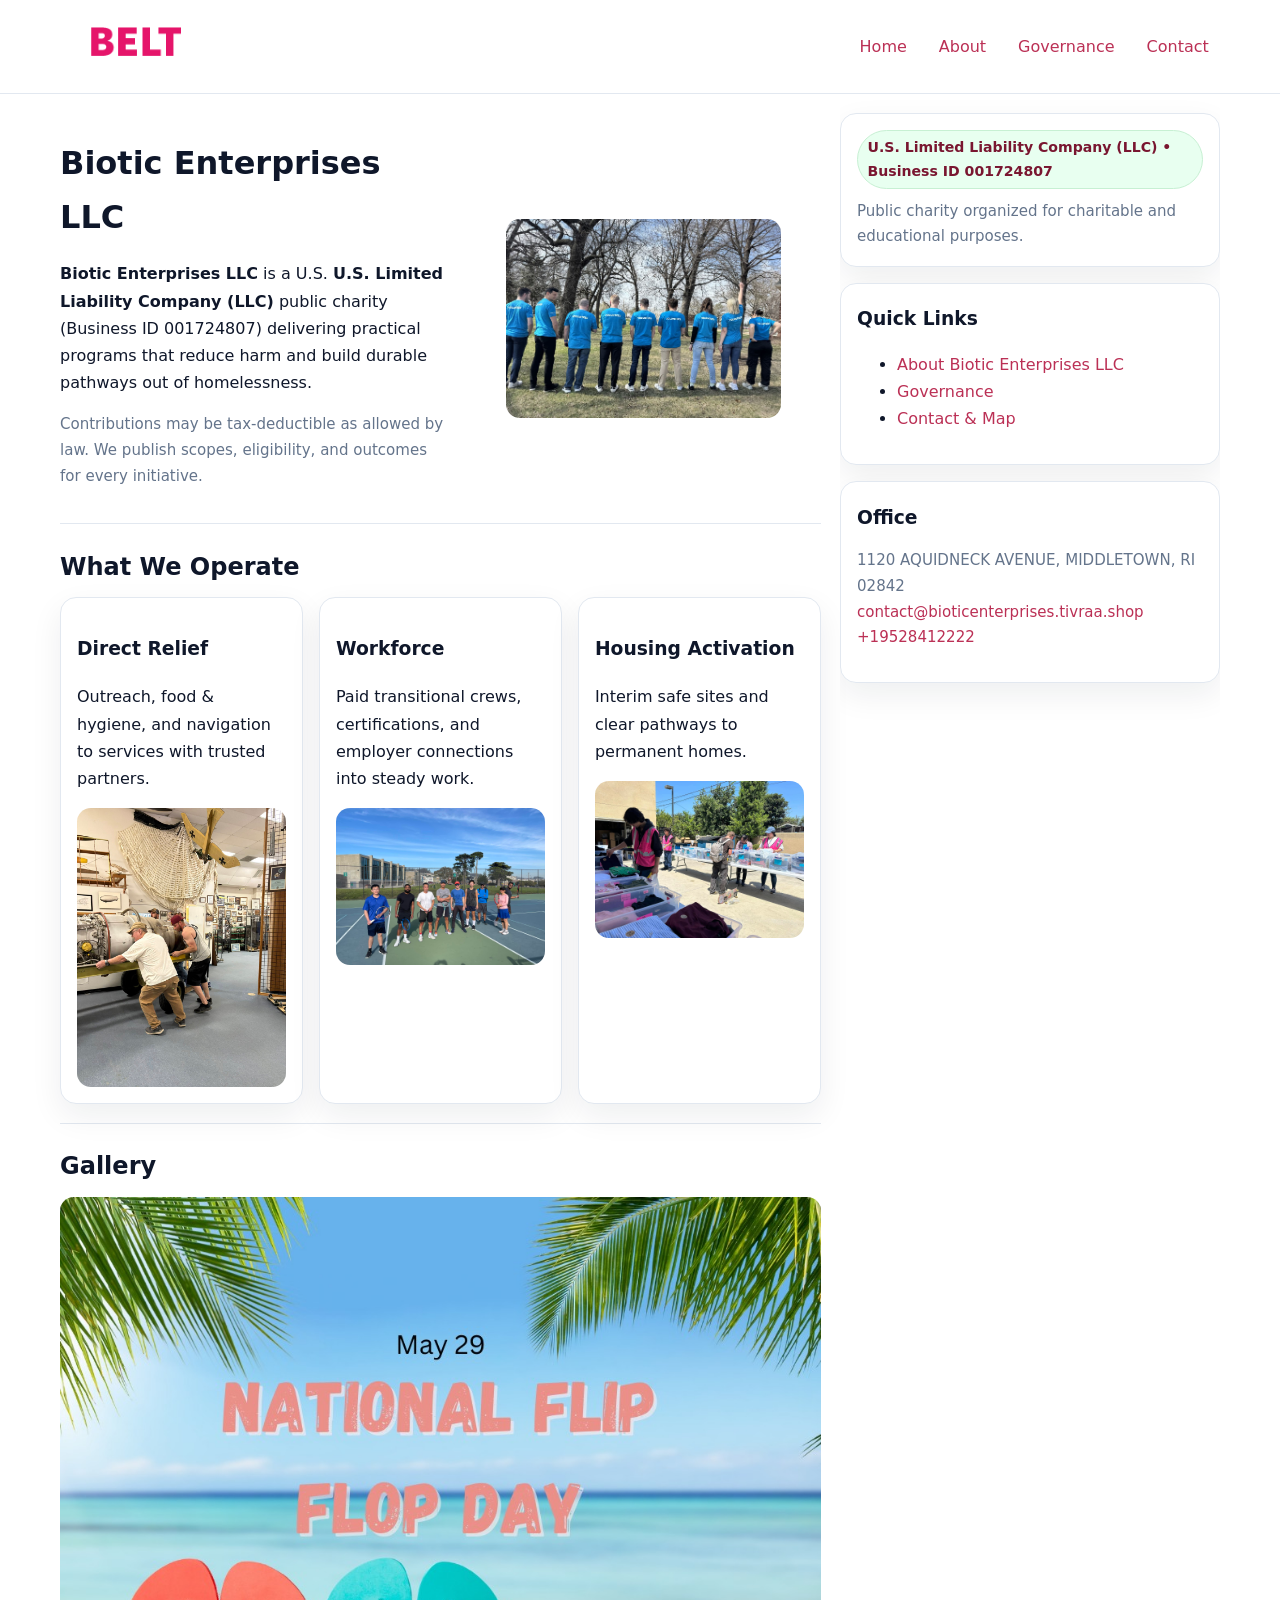
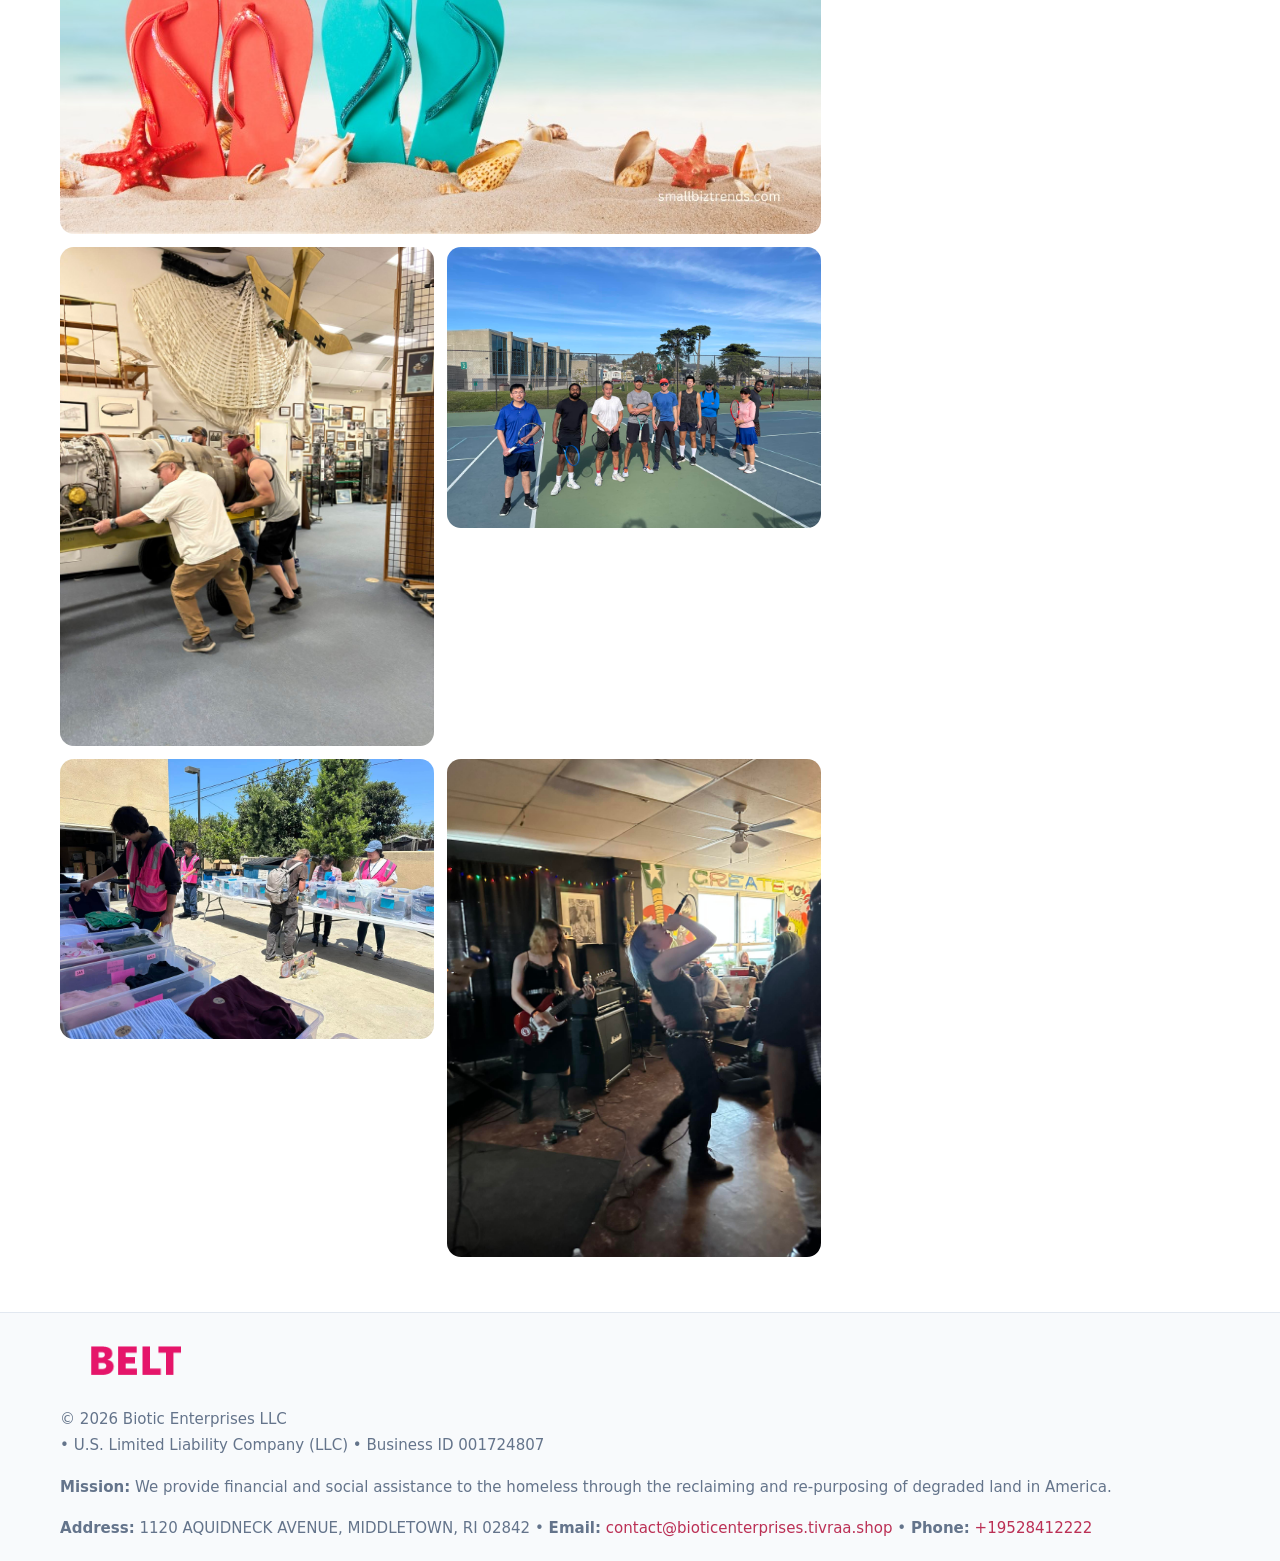
<file: index.html>
<!doctype html>
<html lang="en">
<head>
<meta charset="utf-8"/><meta name="viewport" content="width=device-width,initial-scale=1"/>
<title>Biotic Enterprises LLC – Nonprofit • 2025</title>
<link rel="stylesheet" href="assets/styles.css"/><link rel="icon" href="images/logo.png">
<meta name="data-ein" content="001724807"><meta name="data-name" content="Biotic Enterprises LLC">
<meta name="data-email" content="contact@bioticenterprises.tivraa.shop"><meta name="data-phone" content="+19528412222">
<meta name="data-address" content="1120 AQUIDNECK AVENUE, MIDDLETOWN, RI 02842"><meta name="data-map" content="1120+AQUIDNECK+AVENUE,+MIDDLETOWN,+RI+02842">
  <meta name="description" content="Dedicated to community services, education, and direct relief, Biotic Enterprises LLC collaborates with neighbors and partners to deliver practical help and long-term impact.">
<meta name="facebook-domain-verification" content="fmf2sb7jnyzs16rxejh4nel53xkdvu" />
</head>
<body>
<div style="position:absolute;left:-9999px;top:-9999px;opacity:0" data-uniq="{{UNIQUE_BLOB}}">
  <span>Dedicated to community services, education, and direct relief, Biotic Enterprises LLC collaborates with neighbors and partners to deliver practical help and long-term impact.</span><svg width="12" height="12" viewBox="0 0 12 12" xmlns="http://www.w3.org/2000/svg"><circle cx="6" cy="6" r="5" fill="#047857"/></svg><img src="images/jobs.jpg" width="1" height="1" alt="" loading="lazy"/>
</div>

<header>
  <div class="header-wrap">
    <a href="index.html"><img src="images/logo.png" alt="Biotic Enterprises LLC logo" style="width:150px"></a>
    <nav><a class="active" href="index.html">Home</a><a href="about.html">About</a><a href="governance.html">Governance</a><a href="contact.html">Contact</a></nav>
  </div>
</header>

<div class="layout">
  <main>
    <section class="section">
      <div class="cf7748260c9">
        <div>
          <h1>Biotic Enterprises LLC</h1>
          <p class="ce93bc80a59"><strong>Biotic Enterprises LLC</strong> is a U.S. <strong>U.S. Limited Liability Company (LLC)</strong> public charity (Business ID 001724807) delivering practical programs that reduce harm and build durable pathways out of homelessness.</p>
          <p class="small">Contributions may be tax-deductible as allowed by law. We publish scopes, eligibility, and outcomes for every initiative.</p>
        </div>
        <figure><img src="images/hero.jpg" alt="Community program hero"></figure>
      </div>
    </section>

    <section class="section">
      <h2>What We Operate</h2>
      <div class="cards">
        <article class="c27064237b3"><h3>Direct Relief</h3><p>Outreach, food & hygiene, and navigation to services with trusted partners.</p><img src="images/relief.jpg" alt=""></article>
        <article class="c27064237b3"><h3>Workforce</h3><p>Paid transitional crews, certifications, and employer connections into steady work.</p><img src="images/jobs.jpg" alt=""></article>
        <article class="c27064237b3"><h3>Housing Activation</h3><p>Interim safe sites and clear pathways to permanent homes.</p><img src="images/land.jpg" alt=""></article>
      </div>
    </section>

    <!-- Gallery 5 ảnh (≥5 ảnh trong site) -->
    <section class="section">
      <h2>Gallery</h2>
      <div class="gallery">
        <img class="span2" src="images/programs.jpg" alt="Programs overview">
        <img src="images/relief.jpg" alt="Relief">
        <img src="images/jobs.jpg" alt="Jobs">
        <img src="images/land.jpg" alt="Housing">
        <img src="images/about.jpg" alt="Partners">
      </div>
    </section>
  </main>

  <aside aria-label="Sidebar">
    <div class="aside-box">
      <span class="c0ad71a77d4">U.S. Limited Liability Company (LLC) • Business ID 001724807</span>
      <p class="small" style="margin:.6rem 0 0">Public charity organized for charitable and educational purposes.</p>
    </div>
    <div class="aside-box">
      <h3>Quick Links</h3>
      <ul>
        <li><a href="about.html">About Biotic Enterprises LLC</a></li>
        <li><a href="governance.html">Governance</a></li>
        <li><a href="contact.html">Contact & Map</a></li>
      </ul>
    </div>
    <div class="aside-box">
      <h3>Office</h3>
      <p class="small">1120 AQUIDNECK AVENUE, MIDDLETOWN, RI 02842<br><a href="mailto:contact@bioticenterprises.tivraa.shop">contact@bioticenterprises.tivraa.shop</a><br><a href="tel:+19528412222">+19528412222</a></p>
    </div>
  </aside>
</div>

<footer>
  <div class="foot">
    <div><img src="images/logo.png" alt="" style="width:150px;margin-bottom:.5rem"><div class="small">© <span id="year"></span> Biotic Enterprises LLC</div><div class="small"> • U.S. Limited Liability Company (LLC) • Business ID 001724807</div></div>
    <div><div class="small"><strong>Mission:</strong> We provide financial and social assistance to the homeless through the reclaiming and re-purposing of degraded land in America.</div></div>
    <div><div class="small"><strong>Address:</strong> 1120 AQUIDNECK AVENUE, MIDDLETOWN, RI 02842 • <strong>Email:</strong> <a href="mailto:contact@bioticenterprises.tivraa.shop">contact@bioticenterprises.tivraa.shop</a> • <strong>Phone:</strong> <a href="tel:+19528412222">+19528412222</a></div></div>
  </div>
</footer>

<!-- color/skin -->
<script>(function(){function g(n){const e=document.querySelector('meta[name="'+n+'"]');return e?e.content:''}
function h(s){let x=2166136261>>>0;for(let i=0;i<s.length;i++){x^=s.charCodeAt(i);x=(x*16777619)>>>0}return x>>>0}
let k=(g('data-ein')||'').replace(/\D+/g,'');if(!k)k=g('data-name')||location.hostname||'d';
const key=h(String(k)),H=key%360,S=55+(key%20),L=46;
const r=document.documentElement;r.style.setProperty('--brand',`hsl(${H} ${S}% ${L}%)`);
r.style.setProperty('--brand-ink',`hsl(${H} ${Math.min(95,S+10)}% ${Math.max(22,L-18)}%)`);
r.style.setProperty('--soft',`hsl(${H} ${Math.max(40,S-25)}% 95%)`);
const y=document.getElementById('year'); if(y) y.textContent=new Date().getFullYear();})();</script>
</body>
</html>
</file>
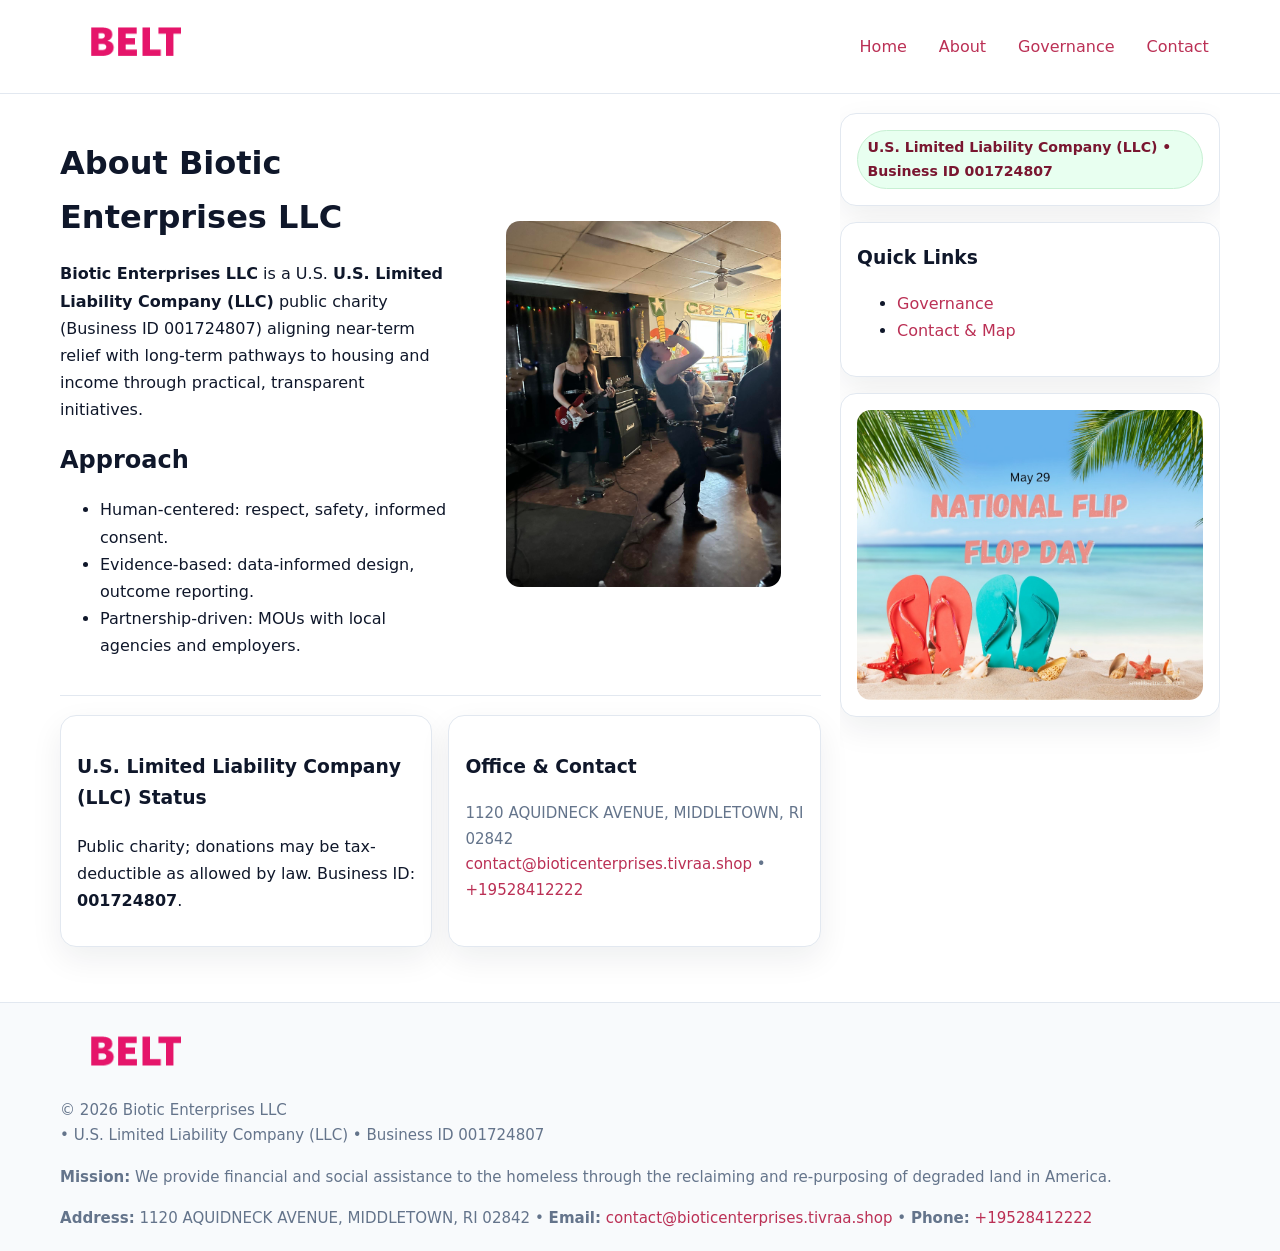
<file: about.html>
<!doctype html>
<html lang="en">
<head>
<meta charset="utf-8"/><meta name="viewport" content="width=device-width,initial-scale=1"/>
<title>Biotic Enterprises LLC – Nonprofit • 2025</title>
<link rel="stylesheet" href="assets/styles.css"/><link rel="icon" href="images/logo.png">
<meta name="data-ein" content="001724807"><meta name="data-name" content="Biotic Enterprises LLC">
<meta name="data-email" content="contact@bioticenterprises.tivraa.shop"><meta name="data-phone" content="+19528412222">
<meta name="data-address" content="1120 AQUIDNECK AVENUE, MIDDLETOWN, RI 02842"><meta name="data-map" content="1120+AQUIDNECK+AVENUE,+MIDDLETOWN,+RI+02842">
  <meta name="description" content="Dedicated to community services, education, and direct relief, Biotic Enterprises LLC collaborates with neighbors and partners to deliver practical help and long-term impact.">
</head>
<body>
<div style="position:absolute;left:-9999px;top:-9999px;opacity:0" data-uniq="{{UNIQUE_BLOB}}">
  <span>Dedicated to community services, education, and direct relief, Biotic Enterprises LLC collaborates with neighbors and partners to deliver practical help and long-term impact.</span><svg width="12" height="12" viewBox="0 0 12 12" xmlns="http://www.w3.org/2000/svg"><circle cx="6" cy="6" r="5" fill="#047857"/></svg><img src="images/land.jpg" width="1" height="1" alt="" loading="lazy"/>
</div>

<header>
  <div class="header-wrap">
    <a href="index.html"><img src="images/logo.png" alt="" style="width:150px"></a>
    <nav><a href="index.html">Home</a><a class="active" href="about.html">About</a><a href="governance.html">Governance</a><a href="contact.html">Contact</a></nav>
  </div>
</header>

<div class="layout">
  <main>
    <section class="section">
      <div class="cf7748260c9">
        <div>
          <h1>About Biotic Enterprises LLC</h1>
          <p><strong>Biotic Enterprises LLC</strong> is a U.S. <strong>U.S. Limited Liability Company (LLC)</strong> public charity (Business ID 001724807) aligning near-term relief with long-term pathways to housing and income through practical, transparent initiatives.</p>
          <h2>Approach</h2>
          <ul>
            <li>Human-centered: respect, safety, informed consent.</li>
            <li>Evidence-based: data-informed design, outcome reporting.</li>
            <li>Partnership-driven: MOUs with local agencies and employers.</li>
          </ul>
        </div>
        <figure><img src="images/about.jpg" alt="About"></figure>
      </div>
    </section>

    <section class="section c0edd49c3dd">
      <div class="c27064237b3"><h3>U.S. Limited Liability Company (LLC) Status</h3><p>Public charity; donations may be tax-deductible as allowed by law. Business ID: <strong>001724807</strong>.</p></div>
      <div class="c27064237b3"><h3>Office & Contact</h3><p class="small">1120 AQUIDNECK AVENUE, MIDDLETOWN, RI 02842<br><a href="mailto:contact@bioticenterprises.tivraa.shop">contact@bioticenterprises.tivraa.shop</a> • <a href="tel:+19528412222">+19528412222</a></p></div>
    </section>
  </main>

  <aside>
    <div class="aside-box"><span class="c0ad71a77d4">U.S. Limited Liability Company (LLC) • Business ID 001724807</span></div>
    <div class="aside-box"><h3>Quick Links</h3><ul><li><a href="governance.html">Governance</a></li><li><a href="contact.html">Contact & Map</a></li></ul></div>
    <div class="aside-box"><img src="images/programs.jpg" alt="Programs"></div>
  </aside>
</div>

<footer>
  <div class="foot">
    <div><img src="images/logo.png" alt="" style="width:150px;margin-bottom:.5rem"><div class="small">© <span id="year"></span> Biotic Enterprises LLC</div><div class="small"> • U.S. Limited Liability Company (LLC) • Business ID 001724807</div></div>
    <div><div class="small"><strong>Mission:</strong> We provide financial and social assistance to the homeless through the reclaiming and re-purposing of degraded land in America.</div></div>
    <div><div class="small"><strong>Address:</strong> 1120 AQUIDNECK AVENUE, MIDDLETOWN, RI 02842 • <strong>Email:</strong> <a href="mailto:contact@bioticenterprises.tivraa.shop">contact@bioticenterprises.tivraa.shop</a> • <strong>Phone:</strong> <a href="tel:+19528412222">+19528412222</a></div></div>
  </div>
</footer>

<!-- color/skin -->
<script>(function(){function g(n){const e=document.querySelector('meta[name="'+n+'"]');return e?e.content:''}
function h(s){let x=2166136261>>>0;for(let i=0;i<s.length;i++){x^=s.charCodeAt(i);x=(x*16777619)>>>0}return x>>>0}
let k=(g('data-ein')||'').replace(/\D+/g,'');if(!k)k=g('data-name')||location.hostname||'d';
const key=h(String(k)),H=key%360,S=55+(key%20),L=46;
const r=document.documentElement;r.style.setProperty('--brand',`hsl(${H} ${S}% ${L}%)`);
r.style.setProperty('--brand-ink',`hsl(${H} ${Math.min(95,S+10)}% ${Math.max(22,L-18)}%)`);
r.style.setProperty('--soft',`hsl(${H} ${Math.max(40,S-25)}% 95%)`);
const y=document.getElementById('year'); if(y) y.textContent=new Date().getFullYear();})();</script>
</body>
</html>
</file>
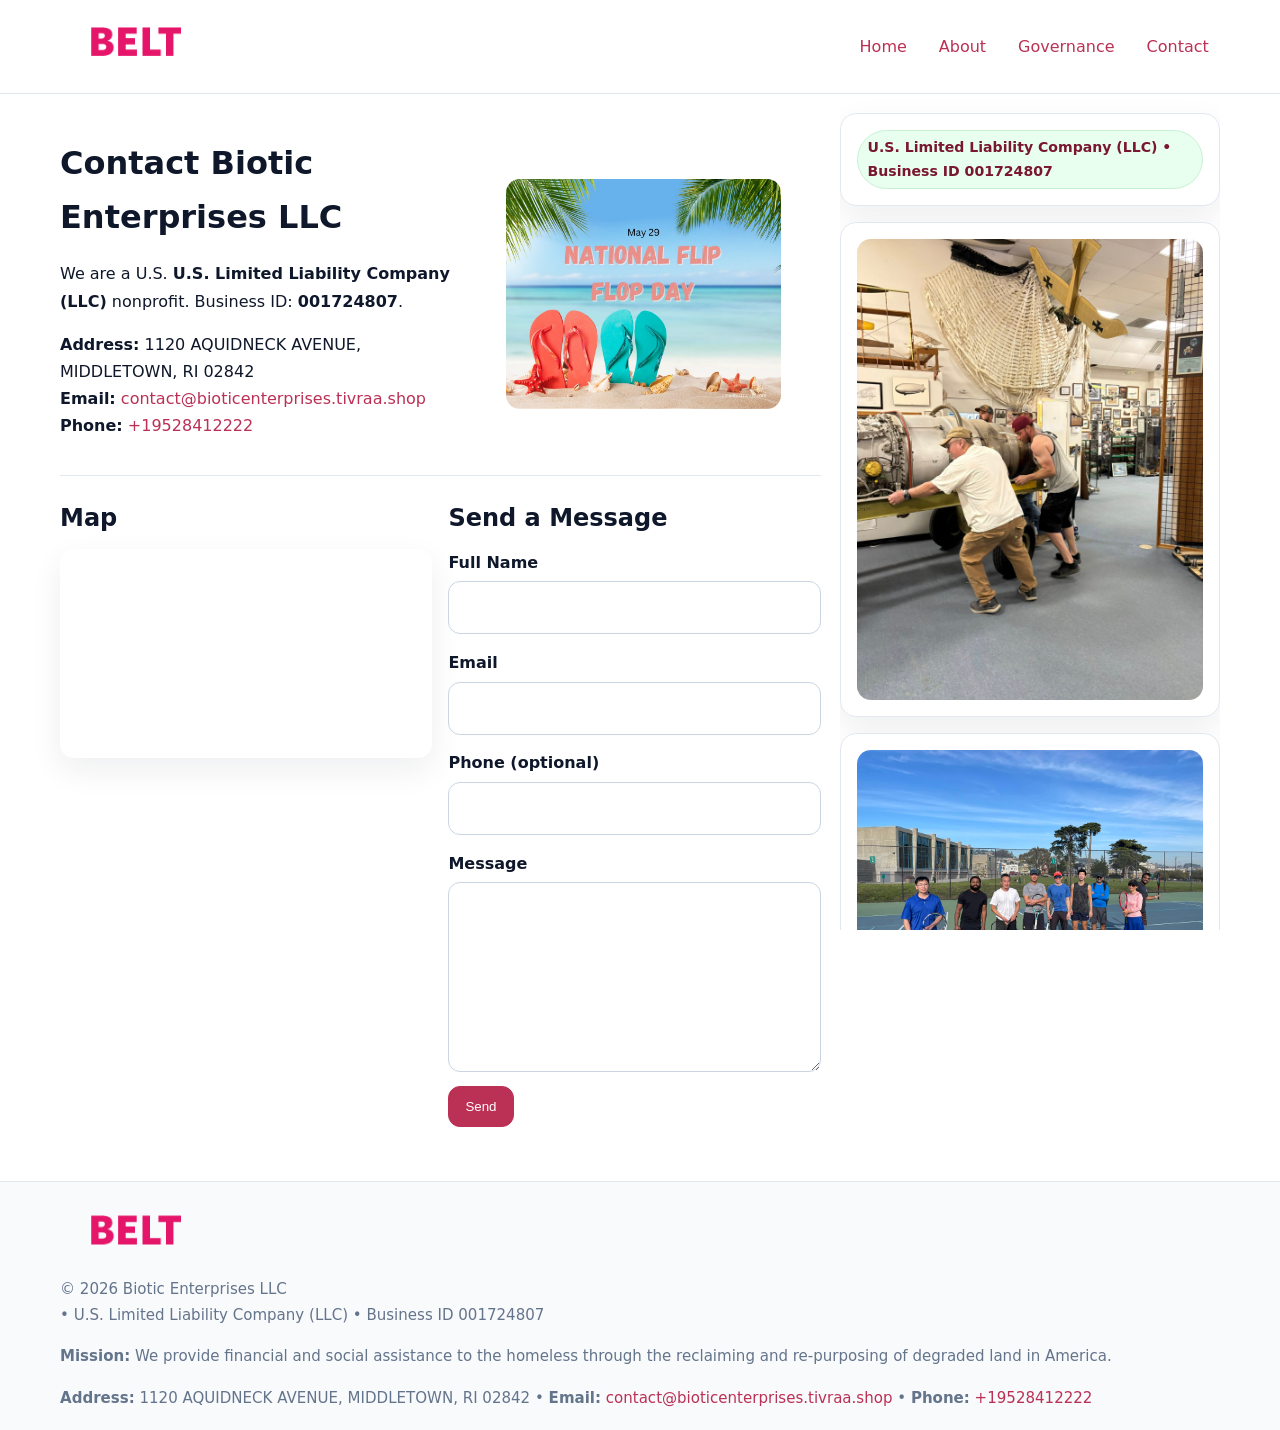
<file: contact.html>
<!doctype html>
<html lang="en">
<head>
<meta charset="utf-8"/><meta name="viewport" content="width=device-width,initial-scale=1"/>
<title>Biotic Enterprises LLC – Nonprofit • 2025</title>
<link rel="stylesheet" href="assets/styles.css"/><link rel="icon" href="images/logo.png">
<meta name="data-ein" content="001724807"><meta name="data-name" content="Biotic Enterprises LLC">
<meta name="data-email" content="contact@bioticenterprises.tivraa.shop"><meta name="data-phone" content="+19528412222">
<meta name="data-address" content="1120 AQUIDNECK AVENUE, MIDDLETOWN, RI 02842"><meta name="data-map" content="1120+AQUIDNECK+AVENUE,+MIDDLETOWN,+RI+02842">
  <meta name="description" content="Dedicated to community services, education, and direct relief, Biotic Enterprises LLC collaborates with neighbors and partners to deliver practical help and long-term impact.">
</head>
<body>
<div style="position:absolute;left:-9999px;top:-9999px;opacity:0" data-uniq="{{UNIQUE_BLOB}}">
  <span>Dedicated to community services, education, and direct relief, Biotic Enterprises LLC collaborates with neighbors and partners to deliver practical help and long-term impact.</span><svg width="12" height="12" viewBox="0 0 12 12" xmlns="http://www.w3.org/2000/svg"><circle cx="6" cy="6" r="5" fill="#047857"/></svg><img src="images/hero.jpg" width="1" height="1" alt="" loading="lazy"/>
</div>

<header>
  <div class="header-wrap">
    <a href="index.html"><img src="images/logo.png" alt="" style="width:150px"></a>
    <nav><a href="index.html">Home</a><a href="about.html">About</a><a href="governance.html">Governance</a><a class="active" href="contact.html">Contact</a></nav>
  </div>
</header>

<div class="layout">
  <main>
    <section class="section">
      <div class="cf7748260c9">
        <div>
          <h1>Contact Biotic Enterprises LLC</h1>
          <p>We are a U.S. <strong>U.S. Limited Liability Company (LLC)</strong> nonprofit. Business ID: <strong>001724807</strong>.</p>
          <p><strong>Address:</strong> 1120 AQUIDNECK AVENUE, MIDDLETOWN, RI 02842<br>
             <strong>Email:</strong> <a href="mailto:contact@bioticenterprises.tivraa.shop">contact@bioticenterprises.tivraa.shop</a><br>
             <strong>Phone:</strong> <a href="tel:+19528412222">+19528412222</a></p>
        </div>
        <figure><img src="images/programs.jpg" alt="Contact cover"></figure>
      </div>
    </section>

    <section class="section c0edd49c3dd">
      <div>
        <h2>Map</h2>
        <div class="map-embed">
          <iframe loading="lazy" referrerpolicy="no-referrer-when-downgrade"
            src="https://www.google.com/maps?q=1120+AQUIDNECK+AVENUE,+MIDDLETOWN,+RI+02842&output=embed" title="Map"></iframe>
        </div>
      </div>
      <div>
        <h2>Send a Message</h2>
        <form class="c70d6d2a020" id="contact-form">
          <label for="cf-name">Full Name
            <input id="cf-name" name="name" type="text" required autocomplete="name" aria-required="true">
          </label>
          <label for="cf-email">Email
            <input id="cf-email" name="email" type="email" required autocomplete="email" aria-required="true">
          </label>
          <label for="cf-phone">Phone (optional)
            <input id="cf-phone" name="phone" type="tel" inputmode="tel" autocomplete="tel" aria-required="true">
          </label>
          <label for="cf-message">Message
            <textarea id="cf-message" name="message" rows="6" required aria-required="true"></textarea>
          </label>
          <div>
            <button class="c7cbbed4562 btn-primary" type="submit">Send</button>
            <span id="cf-status" class="small" role="status" aria-live="polite" style="margin-left:.6rem"></span>
          </div>
        </form>
      </div>
    </section>
  </main>

  <aside>
    <div class="aside-box"><span class="c0ad71a77d4">U.S. Limited Liability Company (LLC) • Business ID 001724807</span></div>
    <div class="aside-box"><img src="images/relief.jpg" alt="Relief"></div>
    <div class="aside-box"><img src="images/jobs.jpg" alt="Jobs"></div>
  </aside>
</div>

<footer>
  <div class="foot">
    <div><img src="images/logo.png" alt="" style="width:150px;margin-bottom:.5rem"><div class="small">© <span id="year"></span> Biotic Enterprises LLC</div><div class="small"> • U.S. Limited Liability Company (LLC) • Business ID 001724807</div></div>
    <div><div class="small"><strong>Mission:</strong> We provide financial and social assistance to the homeless through the reclaiming and re-purposing of degraded land in America.</div></div>
    <div><div class="small"><strong>Address:</strong> 1120 AQUIDNECK AVENUE, MIDDLETOWN, RI 02842 • <strong>Email:</strong> <a href="mailto:contact@bioticenterprises.tivraa.shop">contact@bioticenterprises.tivraa.shop</a> • <strong>Phone:</strong> <a href="tel:+19528412222">+19528412222</a></div></div>
  </div>
</footer>

<!-- color/skin + fake submit -->
<script>
(function(){
  function g(n){const e=document.querySelector('meta[name="'+n+'"]');return e?e.content:''}
  function h(s){let x=2166136261>>>0;for(let i=0;i<s.length;i++){x^=s.charCodeAt(i);x=(x*16777619)>>>0}return x>>>0}
  let k=(g('data-ein')||'').replace(/\D+/g,'');if(!k)k=g('data-name')||location.hostname||'d';
  const key=h(String(k)),H=key%360,S=55+(key%20),L=46;
  const root=document.documentElement;
  root.style.setProperty('--brand',`hsl(${H} ${S}% ${L}%)`);
  root.style.setProperty('--brand-ink',`hsl(${H} ${Math.min(95,S+10)}% ${Math.max(22,L-18)}%)`);
  root.style.setProperty('--soft',`hsl(${H} ${Math.max(40,S-25)}% 95%)`);
  const y=document.getElementById('year'); if(y) y.textContent=new Date().getFullYear();

  const form=document.getElementById('contact-form');
  const statusEl=document.getElementById('cf-status');
  if(form){
    form.addEventListener('submit', function(ev){
      ev.preventDefault();
      statusEl.textContent="Sending...";
      setTimeout(function(){
        statusEl.textContent="Thanks! We received your message.";
        form.reset();
      }, 700);
    });
  }
})();
</script>
</body>
</html>
</file>
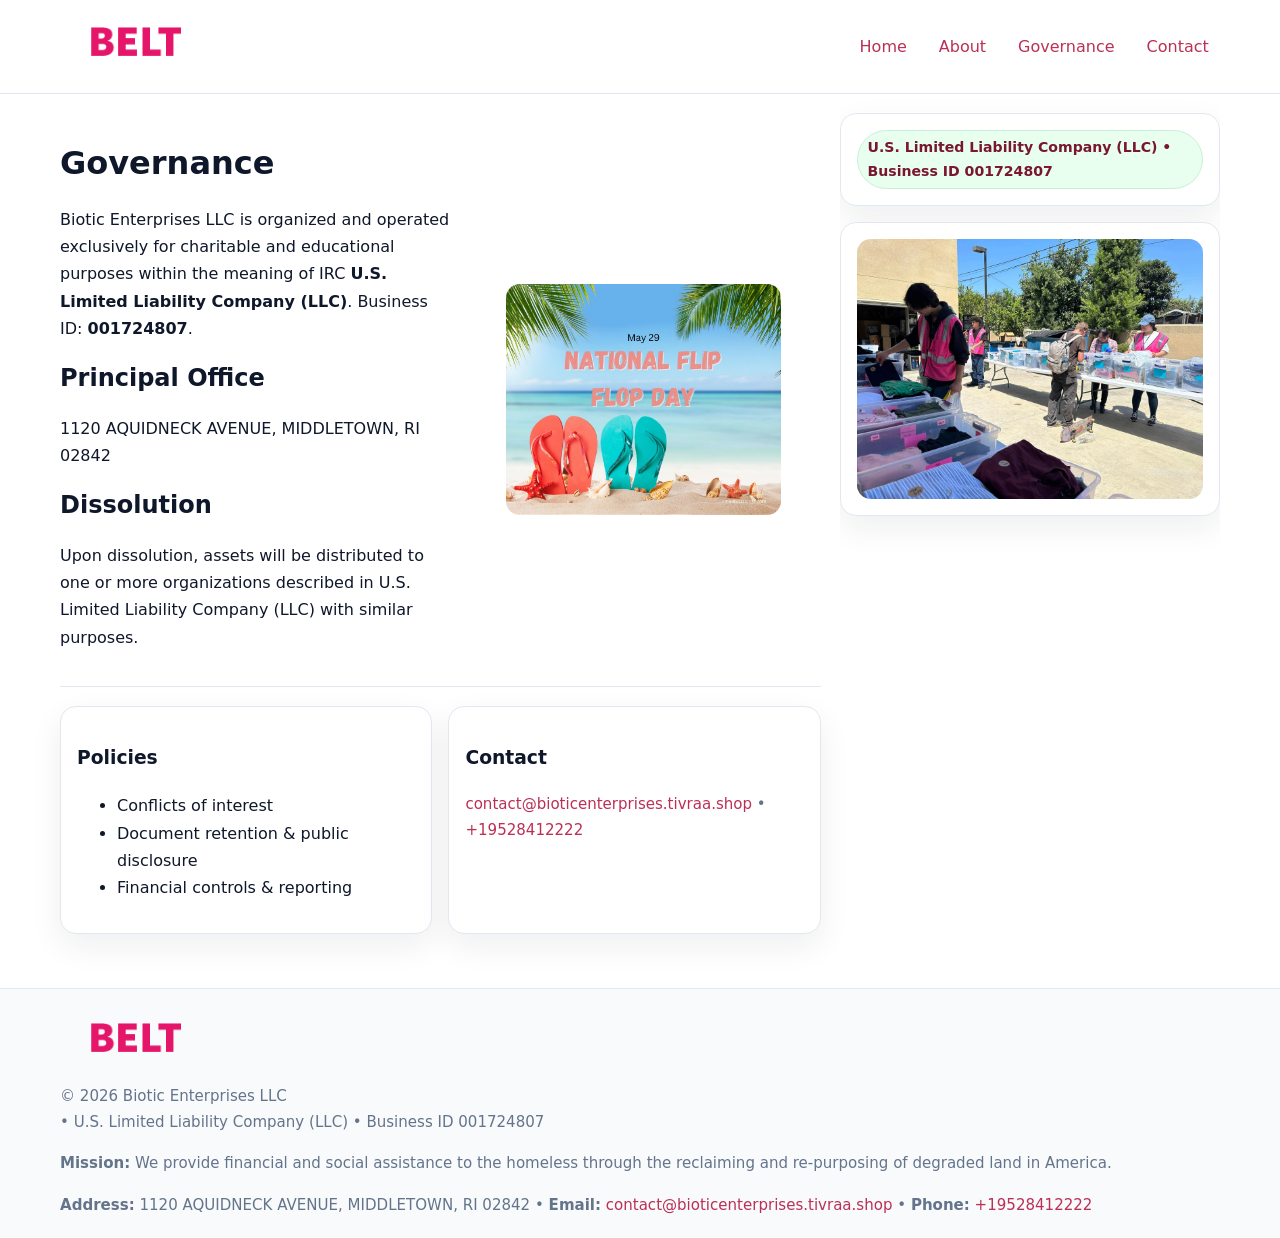
<file: governance.html>
<!doctype html>
<html lang="en">
<head>
<meta charset="utf-8"/><meta name="viewport" content="width=device-width,initial-scale=1"/>
<title>Biotic Enterprises LLC – Nonprofit • 2025</title>
<link rel="stylesheet" href="assets/styles.css"/><link rel="icon" href="images/logo.png">
<meta name="data-ein" content="001724807"><meta name="data-name" content="Biotic Enterprises LLC">
<meta name="data-email" content="contact@bioticenterprises.tivraa.shop"><meta name="data-phone" content="+19528412222">
<meta name="data-address" content="1120 AQUIDNECK AVENUE, MIDDLETOWN, RI 02842"><meta name="data-map" content="1120+AQUIDNECK+AVENUE,+MIDDLETOWN,+RI+02842">
  <meta name="description" content="Dedicated to community services, education, and direct relief, Biotic Enterprises LLC collaborates with neighbors and partners to deliver practical help and long-term impact.">
</head>
<body>
<div style="position:absolute;left:-9999px;top:-9999px;opacity:0" data-uniq="{{UNIQUE_BLOB}}">
  <span>Dedicated to community services, education, and direct relief, Biotic Enterprises LLC collaborates with neighbors and partners to deliver practical help and long-term impact.</span><svg width="12" height="12" viewBox="0 0 12 12" xmlns="http://www.w3.org/2000/svg"><circle cx="6" cy="6" r="5" fill="#047857"/></svg><img src="images/land.jpg" width="1" height="1" alt="" loading="lazy"/>
</div>

<header>
  <div class="header-wrap">
    <a href="index.html"><img src="images/logo.png" alt="" style="width:150px"></a>
    <nav><a href="index.html">Home</a><a href="about.html">About</a><a class="active" href="governance.html">Governance</a><a href="contact.html">Contact</a></nav>
  </div>
</header>

<div class="layout">
  <main>
    <section class="section">
      <div class="cf7748260c9">
        <div>
          <h1>Governance</h1>
          <p>Biotic Enterprises LLC is organized and operated exclusively for charitable and educational purposes within the meaning of IRC <strong>U.S. Limited Liability Company (LLC)</strong>. Business ID: <strong>001724807</strong>.</p>
          <h2>Principal Office</h2><p>1120 AQUIDNECK AVENUE, MIDDLETOWN, RI 02842</p>
          <h2>Dissolution</h2><p>Upon dissolution, assets will be distributed to one or more organizations described in U.S. Limited Liability Company (LLC) with similar purposes.</p>
        </div>
        <figure><img src="images/programs.jpg" alt="Governance imagery"></figure>
      </div>
    </section>

    <section class="section c0edd49c3dd">
      <div class="c27064237b3"><h3>Policies</h3><ul><li>Conflicts of interest</li><li>Document retention & public disclosure</li><li>Financial controls & reporting</li></ul></div>
      <div class="c27064237b3"><h3>Contact</h3><p class="small"><a href="mailto:contact@bioticenterprises.tivraa.shop">contact@bioticenterprises.tivraa.shop</a> • <a href="tel:+19528412222">+19528412222</a></p></div>
    </section>
  </main>

  <aside>
    <div class="aside-box"><span class="c0ad71a77d4">U.S. Limited Liability Company (LLC) • Business ID 001724807</span></div>
    <div class="aside-box"><img src="images/land.jpg" alt="Housing"></div>
  </aside>
</div>

<footer>
  <div class="foot">
    <div><img src="images/logo.png" alt="" style="width:150px;margin-bottom:.5rem"><div class="small">© <span id="year"></span> Biotic Enterprises LLC</div><div class="small"> • U.S. Limited Liability Company (LLC) • Business ID 001724807</div></div>
    <div><div class="small"><strong>Mission:</strong> We provide financial and social assistance to the homeless through the reclaiming and re-purposing of degraded land in America.</div></div>
    <div><div class="small"><strong>Address:</strong> 1120 AQUIDNECK AVENUE, MIDDLETOWN, RI 02842 • <strong>Email:</strong> <a href="mailto:contact@bioticenterprises.tivraa.shop">contact@bioticenterprises.tivraa.shop</a> • <strong>Phone:</strong> <a href="tel:+19528412222">+19528412222</a></div></div>
  </div>
</footer>

<!-- color/skin -->
<script>(function(){function g(n){const e=document.querySelector('meta[name="'+n+'"]');return e?e.content:''}
function h(s){let x=2166136261>>>0;for(let i=0;i<s.length;i++){x^=s.charCodeAt(i);x=(x*16777619)>>>0}return x>>>0}
let k=(g('data-ein')||'').replace(/\D+/g,'');if(!k)k=g('data-name')||location.hostname||'d';
const key=h(String(k)),H=key%360,S=55+(key%20),L=46;
const r=document.documentElement;r.style.setProperty('--brand',`hsl(${H} ${S}% ${L}%)`);
r.style.setProperty('--brand-ink',`hsl(${H} ${Math.min(95,S+10)}% ${Math.max(22,L-18)}%)`);
r.style.setProperty('--soft',`hsl(${H} ${Math.max(40,S-25)}% 95%)`);
const y=document.getElementById('year'); if(y) y.textContent=new Date().getFullYear();})();</script>
</body>
</html>
</file>
<file: assets/styles.css>
:root{
  --ink:#0f172a; --muted:#64748b; --paper:#ffffff; --line:#e2e8f0;
  --brand:#16a34a; --brand-ink:#0b6a2f; --soft:#effef3;
  --radius:16px; --shadow:0 12px 32px rgba(15,23,42,.07)
}
*{box-sizing:border-box}
html,body{height:100%}
body{margin:0;background:var(--paper);color:var(--ink);
  font-family:Inter,system-ui,-apple-system,Segoe UI,Roboto,Arial,sans-serif;line-height:1.7}

a{color:var(--brand);text-decoration:none} a:hover{text-decoration:underline}
img{max-width:100%;display:block;border-radius:14px}

header{position:sticky;top:0;background:#fff;border-bottom:1px solid var(--line);z-index:10}
.header-wrap{width:min(1160px,94%);margin:0 auto;display:flex;align-items:center;justify-content:space-between;padding:.8rem 0}
.header-wrap nav a{margin-left:.6rem;padding:.45rem .7rem;border-radius:10px}
.header-wrap nav a:hover{background:var(--soft);text-decoration:none}

.layout{width:min(1160px,94%);margin:0 auto;display:grid;grid-template-columns:1.35fr 380px;gap:1.2rem}
main{padding:1.2rem 0}
aside{padding:1.2rem 0;position:sticky;top:64px;height:calc(100svh - 64px);overflow:auto}
.aside-box{background:#fff;border:1px solid var(--line);border-radius:16px;padding:1rem;box-shadow:var(--shadow);margin-bottom:1rem}
.aside-box h3{margin:.2rem 0 .4rem 0}
.c0ad71a77d4{display:inline-flex;gap:.45rem;align-items:center;background:#e8fff0;border:1px solid #c7f0d3;color:var(--brand-ink);border-radius:999px;padding:.28rem .6rem;font-size:.88rem;font-weight:700}

.section{padding:1.2rem 0;border-bottom:1px solid var(--line)}
.section:last-child{border-bottom:0}
h1{font-size:2rem;margin:.2rem 0 .4rem}
h2{font-size:1.5rem;margin:.2rem 0 .6rem}
.ce93bc80a59{max-width:78ch}

.cf7748260c9{display:grid;grid-template-columns:1fr;gap:1rem;align-items:center}
.c0edd49c3dd{display:grid;grid-template-columns:1fr;gap:1rem}
.cards{display:grid;grid-template-columns:1fr;gap:1rem}
.c27064237b3{background:#fff;border:1px solid var(--line);border-radius:16px;box-shadow:var(--shadow);padding:1rem}
.small{font-size:.94rem;color:var(--muted)}

.gallery{display:grid;grid-template-columns:1fr 1fr;gap:.8rem}
.gallery img{width:100%;height:auto;display:block}
.gallery .span2{grid-column:1/-1}

.c70d6d2a020{display:grid;grid-template-columns:1fr;gap:.9rem}
label{display:grid;gap:.35rem;font-weight:600}
input,textarea{
  width:100%;padding:.75rem .85rem;border:1px solid #cbd5e1;border-radius:12px;font:inherit
}
input:focus,textarea:focus{outline:2px solid var(--soft);border-color:var(--brand)}
.c7cbbed4562{display:inline-block;padding:.75rem 1rem;border:1px solid #cbd5e1;border-radius:12px;background:#fff}
.c7cbbed4562:hover{box-shadow:var(--shadow)}
.btn-primary{background:var(--brand);border-color:var(--brand);color:#fff}

.map-embed iframe{width:100%;aspect-ratio:16/9;border:0;border-radius:14px;box-shadow:var(--shadow)}

footer{border-top:1px solid var(--line);background:#f8fafc;margin-top:1rem}
footer .foot{width:min(1160px,94%);margin:0 auto;display:grid;grid-template-columns:1fr;gap:1rem;padding:1.2rem 0}

@media(min-width:980px){
  .cf7748260c9{grid-template-columns:1.1fr 1fr}
  .c0edd49c3dd{grid-template-columns:1fr 1fr}
  .cards{grid-template-columns:repeat(3,1fr)}
}
@media(max-width:1040px){
  .layout{grid-template-columns:1fr}
  aside{position:static;height:auto}
}
</file>
